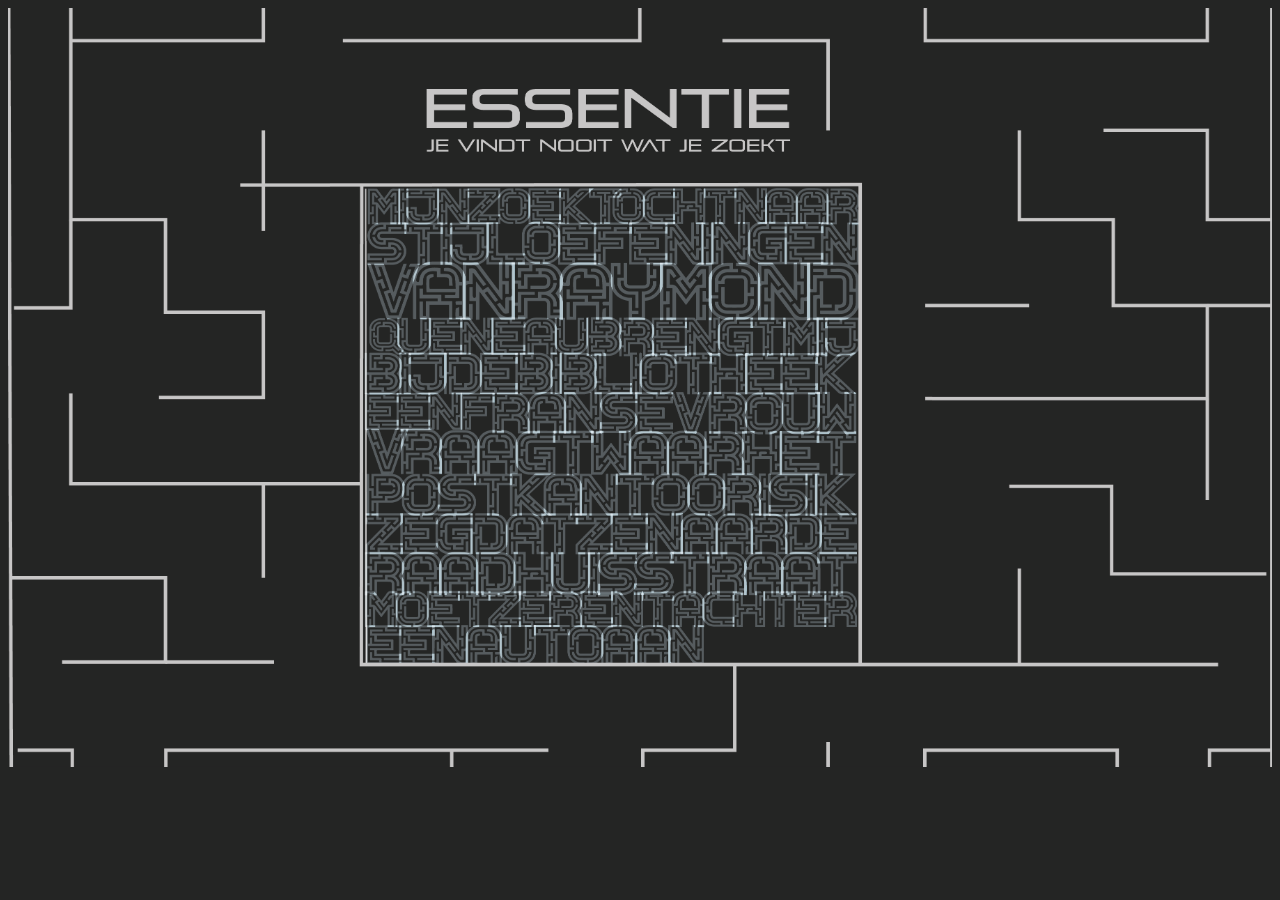
<file: essentie.html>
<!DOCTYPE html>
<html lang="en">
<head>
    <meta charset="UTF-8">
    <meta name="viewport" content="width=device-width, initial-scale=1">
 <title>Essentie </title>
<link rel="stylesheet" href="styles/essentie.css">
</head>
<body>


<img class="mobile-only" src="images/Essentie/mobilemaze-01.png" />
<img class="tablet-only" src="images/Essentie/mazetablet.png" />
<img class="desktop-only" src="images/Essentie/mazedesk.png" />



</body>
</html>
</file>
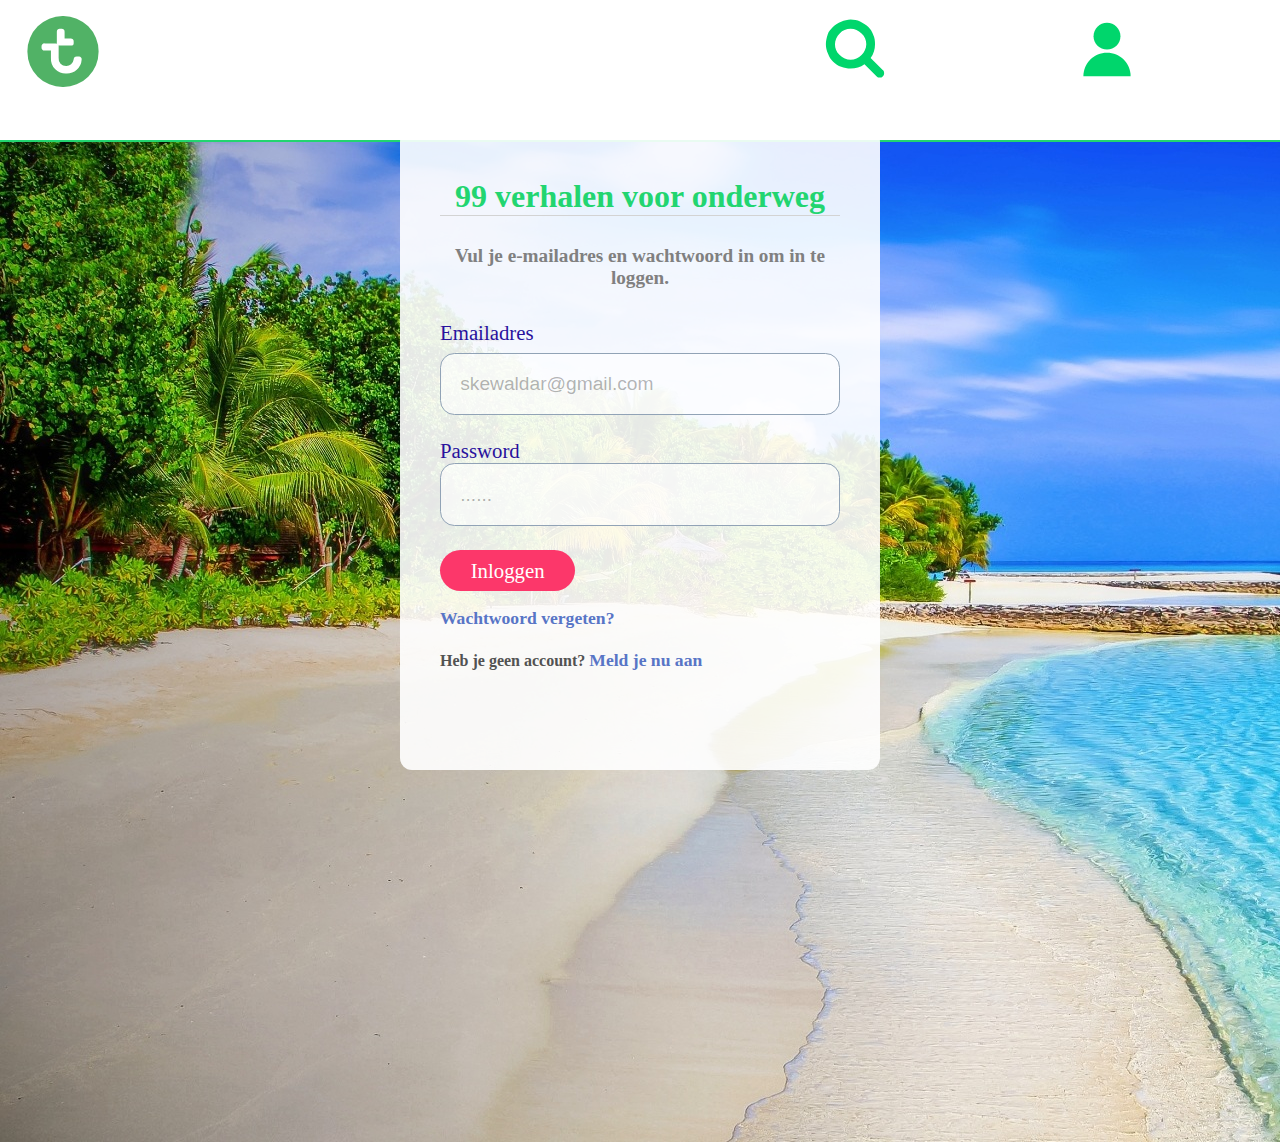
<file: login.html>
<!DOCTYPE html>
<html lang="nl">

<head>
    <meta charset="UTF-8">
    <meta name="viewport" content="width=device-width, initial-scale=1">
    <title>Transavia Verhalen</title>
    <link rel="stylesheet" href="styles/login.css">
    <link rel="stylesheet" href="styles/nav.css">
</head>

<body>
    <nav>

        <!--Bron: https://codepen.io/joostf/pen/qapaAO-->
        <ul>
            <li>
                <a href="index.html"> <img src="images/nav/Transavia-logo.svg" alt="homeicon"></a>
            </li>
            <li>
                <a href="#"> <img src="images/nav/search.svg" alt="searchicon"></a>
            </li>
            <li>
                <a href="#"> <img src="images/nav/profiel.svg" alt="profilepage"></a>
            </li>
        </ul>

    </nav>

    <img src="images/login/beach.jpeg" alt="beach">

    <legend>
        <!--        <img src="images/login/Transavia-logo.svg" class="user" alt="transavia logo">-->
        <h2>99 verhalen voor onderweg </h2>
        <h3>Vul je e-mailadres en wachtwoord in om in te loggen.</h3>

        <form action="index.html">

            <p> Emailadres</p>
            <input type="text" name="" placeholder="skewaldar@gmail.com" required>
            <p> Password</p>
            <input  type="password" name="" placeholder="......" required>
            <button>Inloggen</button>
<!--            <input type="submit" name="" value="Inloggen" >-->
<br>
<a href="#"> Wachtwoord vergeten?</a>

            <h4>Heb je geen account? <a href="registreren.html">Meld je nu aan</a></h4>

        </form>
    </legend>


</body>


</html>
</file>
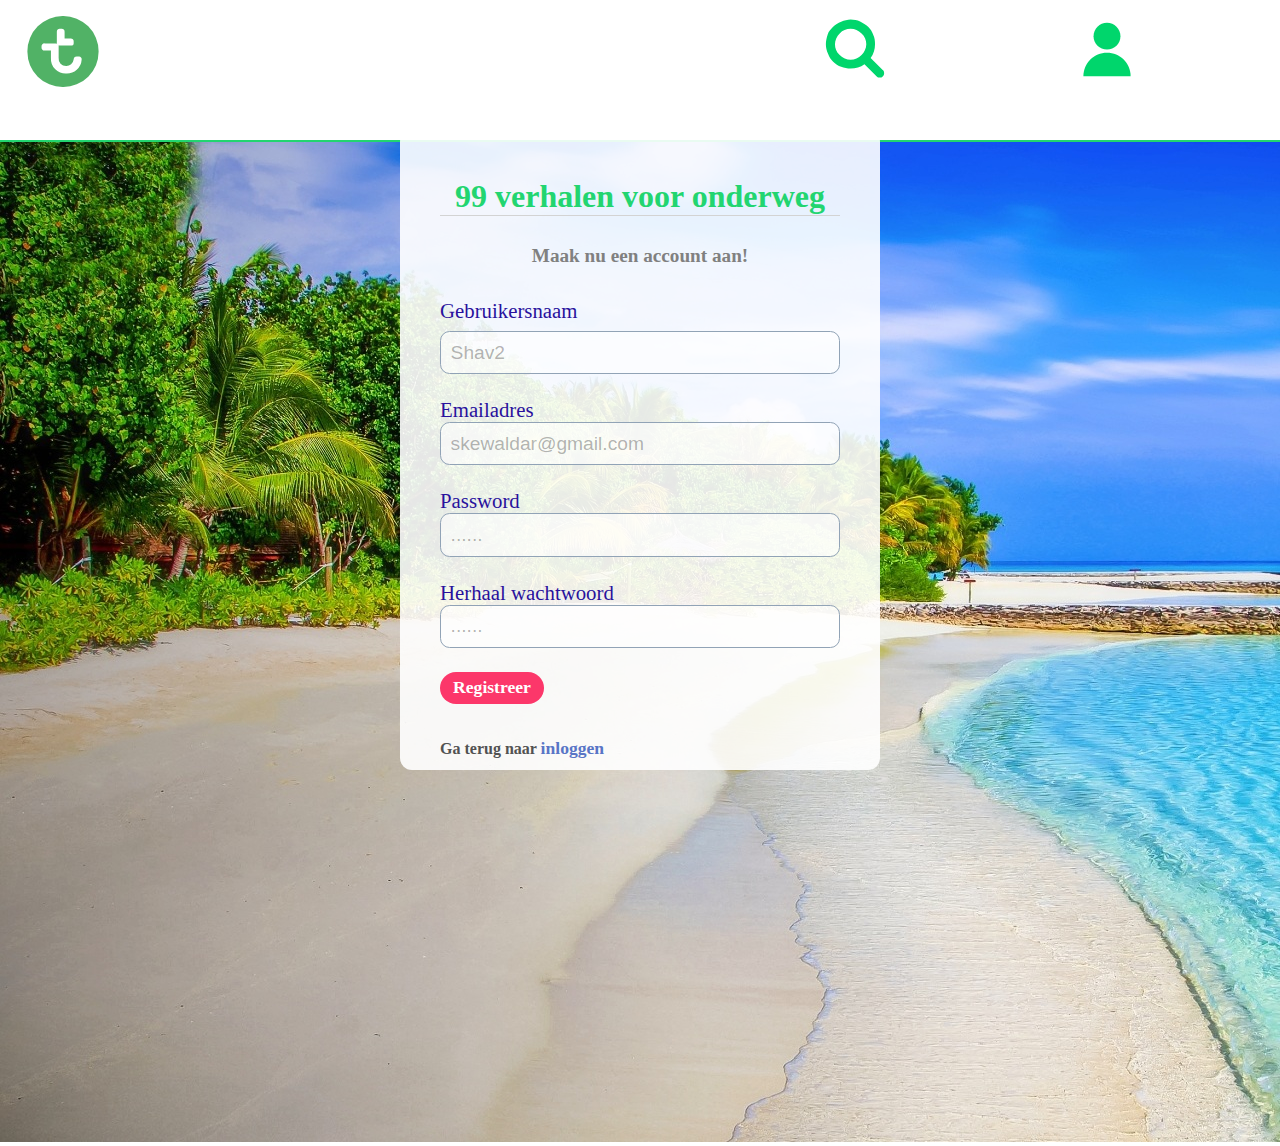
<file: registreren.html>
<!DOCTYPE html>
<html lang="nl">

<head>
    <meta charset="UTF-8">
    <meta name="viewport" content="width=device-width, initial-scale=1">
    <title>Transavia Verhalen</title>
    <link rel="stylesheet" href="styles/registreren.css">
    <link rel="stylesheet" href="styles/nav.css">
</head>

<body>
    <nav>

        <!--Bron: https://codepen.io/joostf/pen/qapaAO-->
        <ul>
            <li>
                <a href="index.html"> <img src="images/nav/Transavia-logo.svg" alt="homeicon"></a>
            </li>
            <li>
                <a href="#"> <img src="images/nav/search.svg" alt="searchicon"></a>
            </li>
            <li>
                <a href="#"> <img src="images/nav/profiel.svg" alt="profilepage"></a>
            </li>
        </ul>

    </nav>

    <img src="images/login/beach.jpeg" alt="beach">

    <legend>
        <!--        <img src="images/login/Transavia-logo.svg" class="user" alt="transavia logo">-->
        <h2>99 verhalen voor onderweg </h2>
        <h3>Maak nu een account aan!</h3>

        <form>
            <p> Gebruikersnaam </p>
            <input type="text" name="" placeholder="Shav2" requierd>
            <p> Emailadres</p>
            <input type="text" name="" placeholder="skewaldar@gmail.com" requierd>
            <p> Password</p>
            <input type="password" name="" placeholder="......" requierd>
            <p> Herhaal wachtwoord</p>
            <input type="password" name="" placeholder="......" requierd>
            <button><a href="index.html">Registreer</a></button>
            <!--            <input type="submit" name="" value="Inloggen" >-->
<!--            <a href="#"> Terug naar inloggen</a>-->

            <h4>Ga terug naar <a href="login.html">inloggen</a></h4>
        </form>
    </legend>


</body>


</html>
</file>
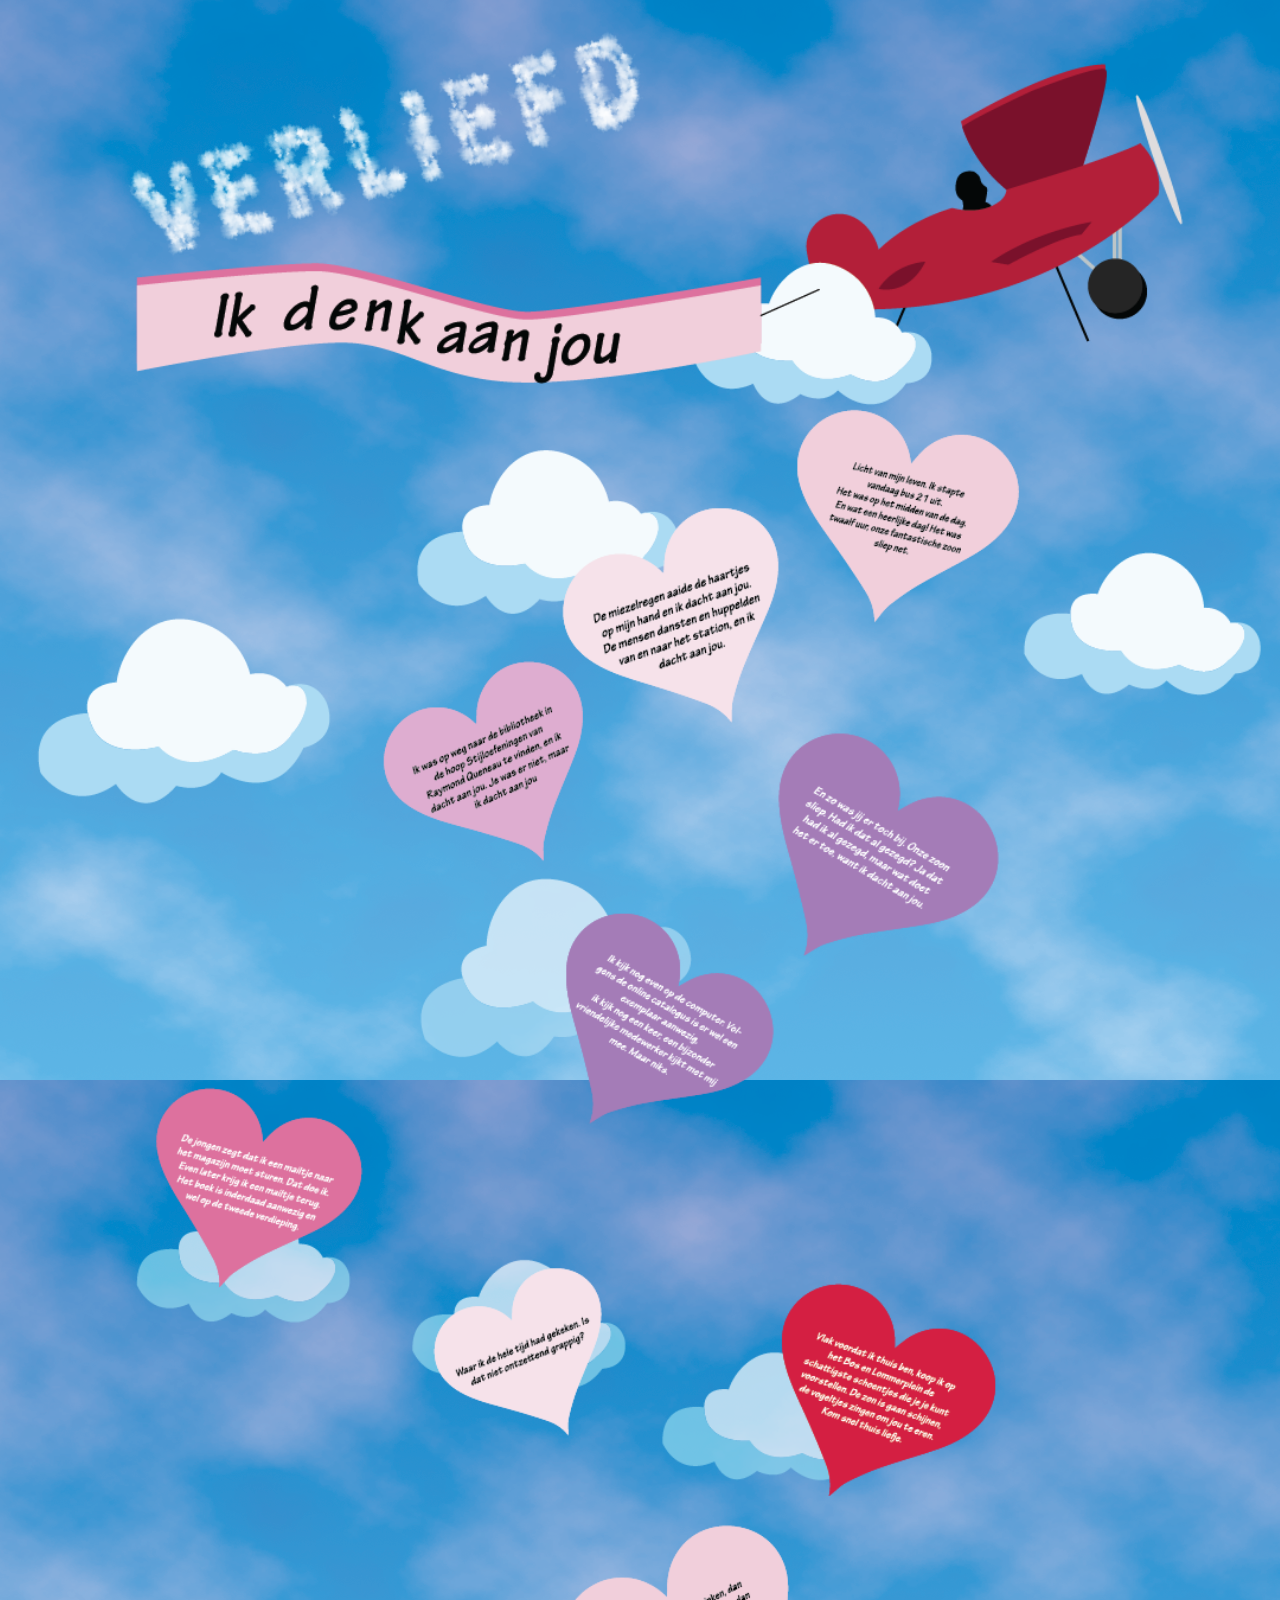
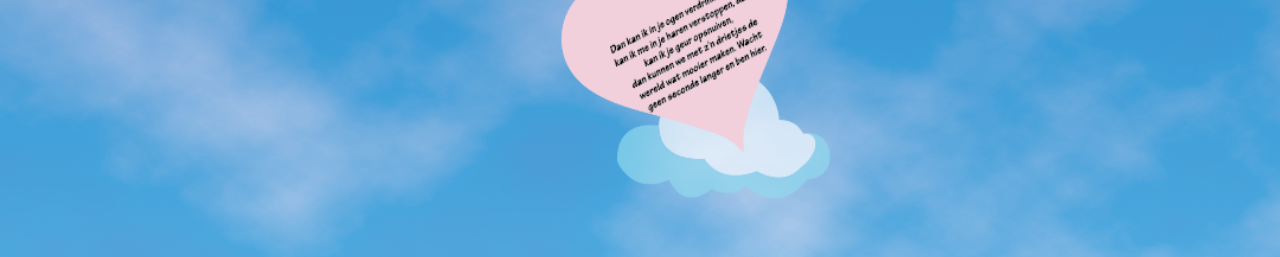
<file: verliefd.html>
<!DOCTYPE html>
<html lang="en">
<head>
    <meta charset="UTF-8">
    <title>Verliefd</title>
    <link rel="stylesheet" href="styles/verliefd.css">
</head>
<body>
<nav>

</nav>
<div class="lovebackground">
    <img class="desktop-only" src="images/Verliefd/lovedesktop-01.png" width="100%;" style="visibility:hidden;"/>
    <img class="mobile-only" src="images/Verliefd/lovemobile-01.png" width="100%;" style="visibility:hidden;"/>
    <img class="tablet-only" src="images/Verliefd/lovetablet-01.png" width="100%;" style="visibility:hidden;"/>
</div>
</body>
</html>
</file>
<file: styles/essentie.css>
body{
background-color:#242524
}

img {
    width: 100%;
    height: 100%;
    align-content: center;
}

.mobile-only, .tablet-only, .desktop-only {
  display: none;
}

@media (min-width: 0em) {
  .mobile-only {
    display:  inherit;
  }
}

@media (min-width: 30em) {
  .mobile-only {
    display:  none
  }
  .tablet-only {
    display: inherit;
  }
}
@media (min-width: 49em) {
  .tablet-only {
    display: none;
  }
  .desktop-only {
    display: inherit;
  }
}
</file>
<file: styles/login.css>
body {
    margin: 0;
    padding: 0;
    background-image: ('beach.jpeg');
    background-size: cover;
    font-family: "NexaBold";
}

legend {
    position: absolute;
    top: 50%;
    left: 50%;
    /*    zorgt ervoor dat het niet van plek verandert tijdens schuiven*/
    transform: translate(-50%, -50%);
    width: 19em;
    height: 27em;
    /* ruimte tussen t en login*/
    padding: 5em 2.5em;
    box-sizing: border-box;
    background: rgba(255, 255, 255, 0.9);
    border-radius: 0.75em;
}

legend img {
    width: 6.2em;
    height: 6.2em;
    border-radius: 50%;
    overflow: hidden;
    position: absolute;
    top: calc(-6.2em/2);
    /*    left: calc(50% - 3em);*/
    right: 3em;
}


/* Afstand tussen h3 en email */

form {
    margin-top: 2em;
}


/* Tekst log in */

h2 {
    font-size: 2em;
    margin: 0;
    padding: 0;
    margin-top: -1em;
    margin-bottom: 0.9em;
    color: #22D570;
    text-align: center;
    border-bottom: 0.5px solid #D3D3D3;
}

h3 {
    font-size: 1.2em;
    font-family: 'NexaLight';
    color: grey;
    text-align: center;
}

h4 {
    color: #525252;
    font-size: 1em;
    font-family: 'NexaLight';
}


/* Tekst email and password*/

legend p {
    margin: 0;
    padding: 0;
    color: #29129D;
    font-size: 1.3em;
    font-family: 'NexaBold';
}


/* Email wat meer ruimte te geven eronder*/

legend p:nth-child(1) {
    margin-bottom: 0.4em;
}


/* Ruimte geven aan de input vakjes */

legend > form > input {
    width: 100%;
    margin-bottom: 1.25em;
}


/* INPUT VD TEKST */

input[type="text"],
input[type="password"] {
    border: 1px solid grey;
    padding: 1em;
    border-radius: 0.75em;
    border-color: #91A3B6;
    /*    border-bottom: 0.05em solid #fff;*/
    /*    background: transparent;*/
    background: rgba(255, 255, 255, 0.6);
    /*    outline: none;*/
    height 2em;
    font-family: 'NexaBold';
    color: black;
    font-size: 1.2em;
}


/* wat er staat als default, dus voordat je iets invult*/

::placeholder {
    font-family: sans-serif;
    margin: 0;
    padding: 0;
    color: rgba(0, 0, 0, .3);
}

::requierd {
    background: red;
}


/* log in button */


/*input[type="submit"] {*/

button {
    border: none;
    outline: none;
    height: 2em;
    width: 6.5em;
    padding: 0;
    font-family: 'NexaBold';
    font-size: 1.3em;
    color: white;
    background: #FC376A;
    cursor: pointer;
    border-radius: 2em;
    margin-bottom:0.8em;
}


/*input[type="submit"]:hover {*/

button:hover {
    background: #FC376A;
    color: purple;
    transform: scale(1.00);
    box-shadow: 0 0 0.5em grey;
}

button a:nth-child(1) {
    color: white;
}

button a:hover:nth-child(1) {
    color: blue;
}


/* LINKS */

legend a {
    color: #5875C6;
    font-size: 1.1em;
    font-family: 'NexaLight';
    font-weight: bold;
    text-decoration: none;
}

legend a:hover {
    color: #FC376A;
}

@media screen and (min-width: 20em) {
    legend {
        width: 26em;
        height: 40em;
    }
}

@media screen and (min-width: 35em) {
    legend {
        width: 29em;
        height: 40em;
    }
}

@media screen and (min-width: 60em) {
    legend {
        width: 29em;
        /*        height: 24em;*/
    }
}

@media screen and (min-width: 70em) {
    legend {
        width: 30em;
        /*        height: 30em;*/
    }
}
</file>
<file: styles/nav.css>
* {
    box-sizing: border-box;
}

nav {
    border-bottom: 0.15em solid #22D570;
    display: flex;
    flex-direction: column;
    justify-content: space-between;
    background-color: white;
}

ul {
    list-style: none;
    display: flex;
    padding: 0;
    margin: 0;
}

li {
    padding: 1em;
    margin-bottom: -3.2em;
    margin-right: -5em;
}


/* Transavia logo ruimte geven van de zijkant */

li:nth-of-type(1) {
    margin-left: -2em;
}


/* search + profile ruimte geven van de zijkant */

li:nth-of-type(2) {
    margin-left: 2em;
}

li:nth-of-type(3) {
    margin-left: -1em;
}

li a {
    padding: .5em .5em;
    text-decoration: none;
    transition: all .3s;
}


/* icons size veranderen */

li a img {
    width: 45%;
    height: 45%
}

li a:hover{
    background-color:white;
}

@media screen and (min-width: 25em) {
    li:nth-of-type(2) {
        margin-left: auto;
    }
}
</file>
<file: styles/registreren.css>
body {
    margin: 0;
    padding: 0;
    background-image: ('beach.jpeg');
    background-size: cover;
    font-family: "NexaBold";
}

legend {
    position: absolute;
    top: 50%;
    left: 50%;
    /*    zorgt ervoor dat het niet van plek verandert tijdens schuiven*/
    transform: translate(-50%, -50%);
    width: 19em;
    height: 33em;
    /* ruimte tussen t en login*/
    padding: 5em 2.5em;
    box-sizing: border-box;
    background: rgba(255, 255, 255, 0.9);
    border-radius: 0.75em;
}

legend img {
    width: 6.2em;
    height: 6.2em;
    border-radius: 50%;
    overflow: hidden;
    position: absolute;
    top: calc(-6.2em/2);
    /*    left: calc(50% - 3em);*/
    right: 3em;
}


/* Afstand tussen h3 en email */

form {
    margin-top: 2em;
}


/* Tekst log in */

h2 {
    font-size: 2em;
    margin: 0;
    padding: 0;
    margin-top: -1em;
    margin-bottom: 0.9em;
    color: #22D570;
    text-align: center;
    border-bottom: 0.5px solid #D3D3D3;
}

h3 {
    font-size: 1.2em;
    font-family: 'NexaLight';
    color: grey;
    text-align: center;
}

h4 {
    color: #525252;
    font-size: 1em;
    font-family: 'NexaLight';
}


/* Tekst email and password*/

legend p {
    margin: 0;
    padding: 0;
    color: #29129D;
    font-size: 1.3em;
    font-family: 'NexaBold';
}


/* Email wat meer ruimte te geven eronder*/

legend p:nth-child(1) {
    margin-bottom: 0.4em;
}


/* Ruimte geven aan de input vakjes */

legend > form > input {
    width: 100%;
    margin-bottom: 1.25em;
}


/* INPUT VD TEKST */

input[type="text"],
input[type="password"] {
    border: 1px solid grey;
    padding: 0.5em;
    border-radius: 0.5em;
    border-color: #91A3B6;
    /*    border-bottom: 0.05em solid #fff;*/
    /*    background: transparent;*/
    background: rgba(255, 255, 255, 0.6);
    /*    outline: none;*/
    height 2em;
    font-family: 'NexaBold';
    color: black;
    font-size: 1.2em;
}


/* wat er staat als default, dus voordat je iets invult*/

::placeholder {
    font-family: sans-serif;
    margin: 0;
    padding: 0;
    color: rgba(0, 0, 0, .3);
}

::requierd {
    background: red;
}


/* log in button */


/*input[type="submit"] {*/

button {
    border: none;
    outline: none;
    height: 2em;
    width: 6.5em;
    padding: 0;
    font-family: 'NexaBold';
    font-size: 1em;
    color: white;
    background: #FC376A;
    cursor: pointer;
    border-radius: 2em;
    margin-bottom:0.8em;
}


/*input[type="submit"]:hover {*/

button:hover {
    background: #FC376A;
    color: purple;
    transform: scale(1.00);
    box-shadow: 0 0 0.5em grey;
}

button a:nth-child(1) {
    color: white;
}

button a:hover:nth-child(1) {
    color: blue;
}


/* LINKS */

legend a {
    color: #5875C6;
    font-size: 1.1em;
    font-family: 'NexaLight';
    font-weight: bold;
    text-decoration: none;
}

legend a:hover {
    color: #FC376A;
}

@media screen and (min-width: 20em) {
    legend {
        width: 21em;
        height: 40em;
    }
}

@media screen and (min-width: 35em) {
    legend {
        width: 25em;
        height: 40em;
    }
}

@media screen and (min-width: 60em) {
    legend {
        width: 29em;
        /*        height: 24em;*/
    }
}

@media screen and (min-width: 70em) {
    legend {
        width: 30em;
        /*        height: 30em;*/
    }
}
</file>
<file: styles/verliefd.css>
/* klein */

body {
    background-image: url(../images/Verliefd/clouds%20background.png);
}

html,
body,
.lovebackground {
    min-width: 100%;
    min-height: 100%;
}

.lovebackground {
    background-image: url("../images/Verliefd/lovemobile-01.png");
    background-repeat: no-repeat;
    background-size: auto 100%;
}

.mobile-only {
    display: block;
}

.tablet-only {
    display: none;
}

.desktop-only {
    display: none;
}

@media(min-width:27em) {
    .lovebackground {
        background-image: url("../images/Verliefd/lovemobile-01.png");
    }
    .mobile-only {
        display: block;
    }
    .tablet-only {
        display: none;
    }
    .desktop-only {
        display: none;
    }
}

@media(min-width:40em) {
    .lovebackground {
        background-image: url("../images/Verliefd/lovetablet-01.png");
    }
    .tablet-only: {
        display: block;
    }

    .mobile-only {
        display: none;
    }

    .desktop-only {
        display: none;
    }
}

@media(min-width:60em) {
    .lovebackground {
        background-image: url("../images/Verliefd/lovedesktop-01.png");
    }
    .desktop-only {
        display: block;
    }
    .tablet-only: {
        display: none;
    }
}
</file>
